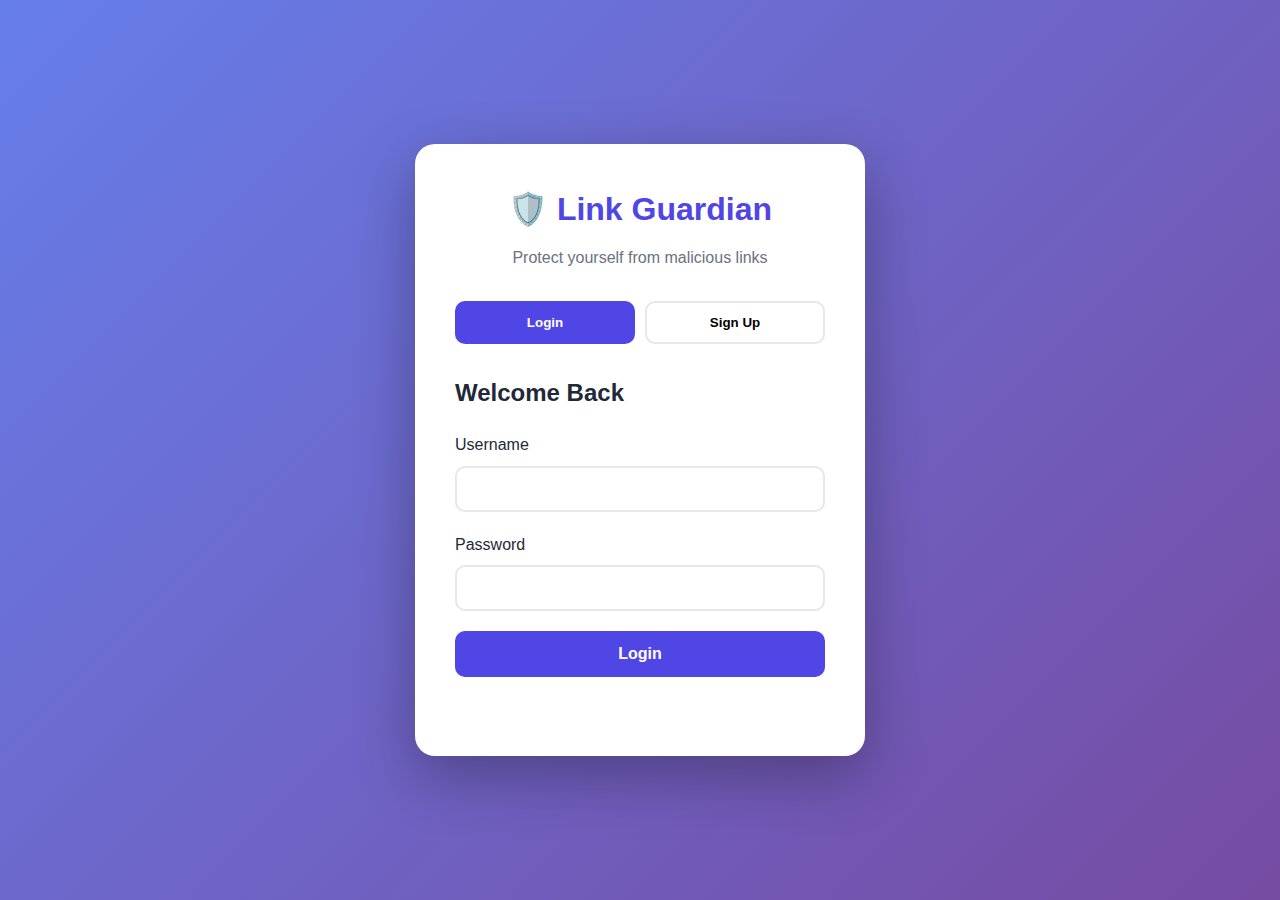
<file: frontend/index.html>
<!DOCTYPE html>
<html lang="en">
<head>
    <meta charset="UTF-8">
    <meta name="viewport" content="width=device-width, initial-scale=1.0">
    <title>Link Guardian - URL Scanner</title>
    <link rel="stylesheet" href="css/style.css">
</head>
<body>
    <nav class="navbar">
        <div class="nav-container">
            <a href="index.html" class="nav-brand">🛡️ Link Guardian</a>
            <ul class="nav-menu">
                <li><a href="index.html" class="active">Scan</a></li>
                <li><a href="history.html">History</a></li>
                <li><a href="community.html">Community</a></li>
                <li><a href="#" id="logoutBtn">Logout</a></li>
            </ul>
            <div class="user-info">
                <span id="usernameDisplay"></span>
            </div>
        </div>
    </nav>

    <main class="container">
        <section class="scan-section">
            <h1>Scan a URL for Threats</h1>
            <p class="subtitle">Check links using VirusTotal, Google Safe Browsing, and Advanced Heuristics</p>
            
            <form id="scanForm" class="scan-form">
                <input type="url" id="urlInput" placeholder="Enter URL to scan..." required>
                <button type="submit" class="btn-primary">
                    <span class="btn-text">Scan URL</span>
                    <span class="btn-loader" style="display:none;">Scanning...</span>
                </button>
            </form>

            <div id="scanResults" class="results-container" style="display:none;">
                <h2>Scan Results</h2>
                
                <div class="result-card overall-result">
                    <h3 id="overallStatus"></h3>
                    <p id="overallMessage"></p>
                </div>

                <div class="results-grid">
                    <div class="result-card">
                        <h4>🦠 VirusTotal</h4>
                        <div id="vtResult"></div>
                    </div>
                    <div class="result-card">
                        <h4>🔍 Google Safe Browsing</h4>
                        <div id="gsbResult"></div>
                    </div>
                    <div class="result-card">
                        <h4>🧠 Heuristic Analysis</h4>
                        <div id="heuristicResult"></div>
                    </div>
                </div>
            </div>
        </section>
    </main>

    <script src="js/app.js"></script>
</body>
</html>
</file>
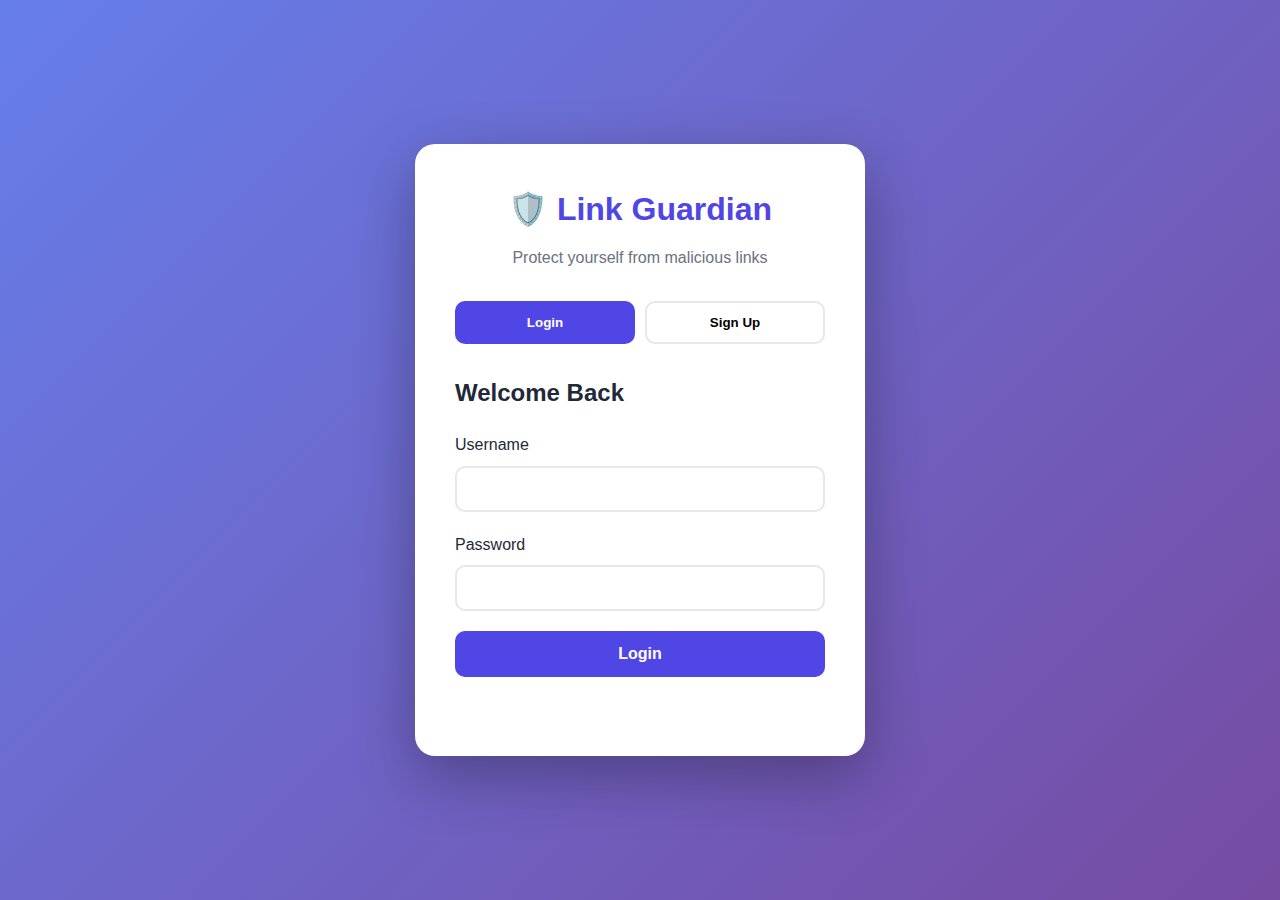
<file: frontend/community.html>
<!DOCTYPE html>
<html lang="en">
<head>
    <meta charset="UTF-8">
    <meta name="viewport" content="width=device-width, initial-scale=1.0">
    <title>Community Reports - Link Guardian</title>
    <link rel="stylesheet" href="css/style.css">
</head>
<body>
    <nav class="navbar">
        <div class="nav-container">
            <a href="index.html" class="nav-brand">🛡️ Link Guardian</a>
            <ul class="nav-menu">
                <li><a href="index.html">Scan</a></li>
                <li><a href="history.html">History</a></li>
                <li><a href="community.html" class="active">Community</a></li>
                <li><a href="#" id="logoutBtn">Logout</a></li>
            </ul>
            <div class="user-info">
                <span id="usernameDisplay"></span>
            </div>
        </div>
    </nav>

    <main class="container">
        <section class="community-section">
            <h1>Community Reports</h1>
            <p class="subtitle">Help others by reporting suspicious links</p>

            <div class="report-form-card">
                <h2>Report a Link</h2>
                <form id="reportForm">
                    <div class="form-group">
                        <label for="reportUrl">URL</label>
                        <input type="url" id="reportUrl" placeholder="Enter suspicious URL..." required>
                    </div>
                    <div class="form-group">
                        <label for="reportStatus">Status</label>
                        <select id="reportStatus" required>
                            <option value="">Select status</option>
                            <option value="safe">Safe</option>
                            <option value="unsafe">Unsafe</option>
                        </select>
                    </div>
                    <div class="form-group">
                        <label for="reportComment">Comment (optional)</label>
                        <textarea id="reportComment" rows="3" placeholder="Add details..."></textarea>
                    </div>
                    <button type="submit" class="btn-primary">Submit Report</button>
                </form>
                <div id="reportMessage" class="message"></div>
            </div>

            <div class="reports-list">
                <h2>Recent Community Reports</h2>
                <div id="communityReports">
                    <div class="loading">Loading reports...</div>
                </div>
            </div>
        </section>
    </main>

    <script src="js/community.js"></script>
</body>
</html>
</file>
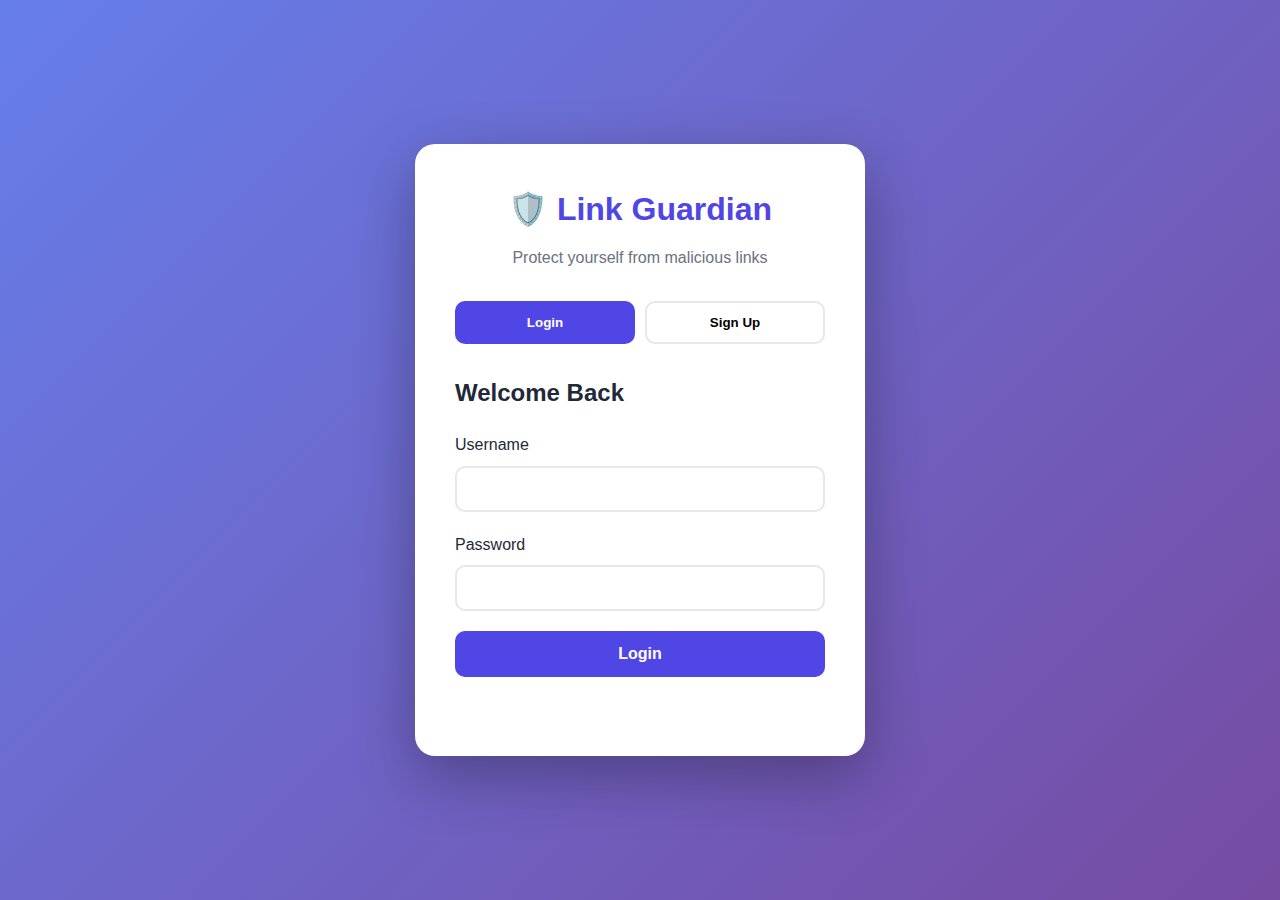
<file: frontend/history.html>
<!DOCTYPE html>
<html lang="en">
<head>
    <meta charset="UTF-8">
    <meta name="viewport" content="width=device-width, initial-scale=1.0">
    <title>Scan History - Link Guardian</title>
    <link rel="stylesheet" href="css/style.css">
</head>
<body>
    <nav class="navbar">
        <div class="nav-container">
            <a href="index.html" class="nav-brand">🛡️ Link Guardian</a>
            <ul class="nav-menu">
                <li><a href="index.html">Scan</a></li>
                <li><a href="history.html" class="active">History</a></li>
                <li><a href="community.html">Community</a></li>
                <li><a href="#" id="logoutBtn">Logout</a></li>
            </ul>
            <div class="user-info">
                <span id="usernameDisplay"></span>
            </div>
        </div>
    </nav>

    <main class="container">
        <section class="history-section">
            <h1>Your Scan History</h1>
            <p class="subtitle">View all previously scanned URLs</p>

            <div class="filter-bar">
                <select id="filterStatus">
                    <option value="all">All Results</option>
                    <option value="safe">Safe Only</option>
                    <option value="unsafe">Unsafe Only</option>
                </select>
            </div>

            <div id="historyList" class="history-list">
                <div class="loading">Loading history...</div>
            </div>
        </section>
    </main>

    <script src="js/history.js"></script>
</body>
</html>
</file>
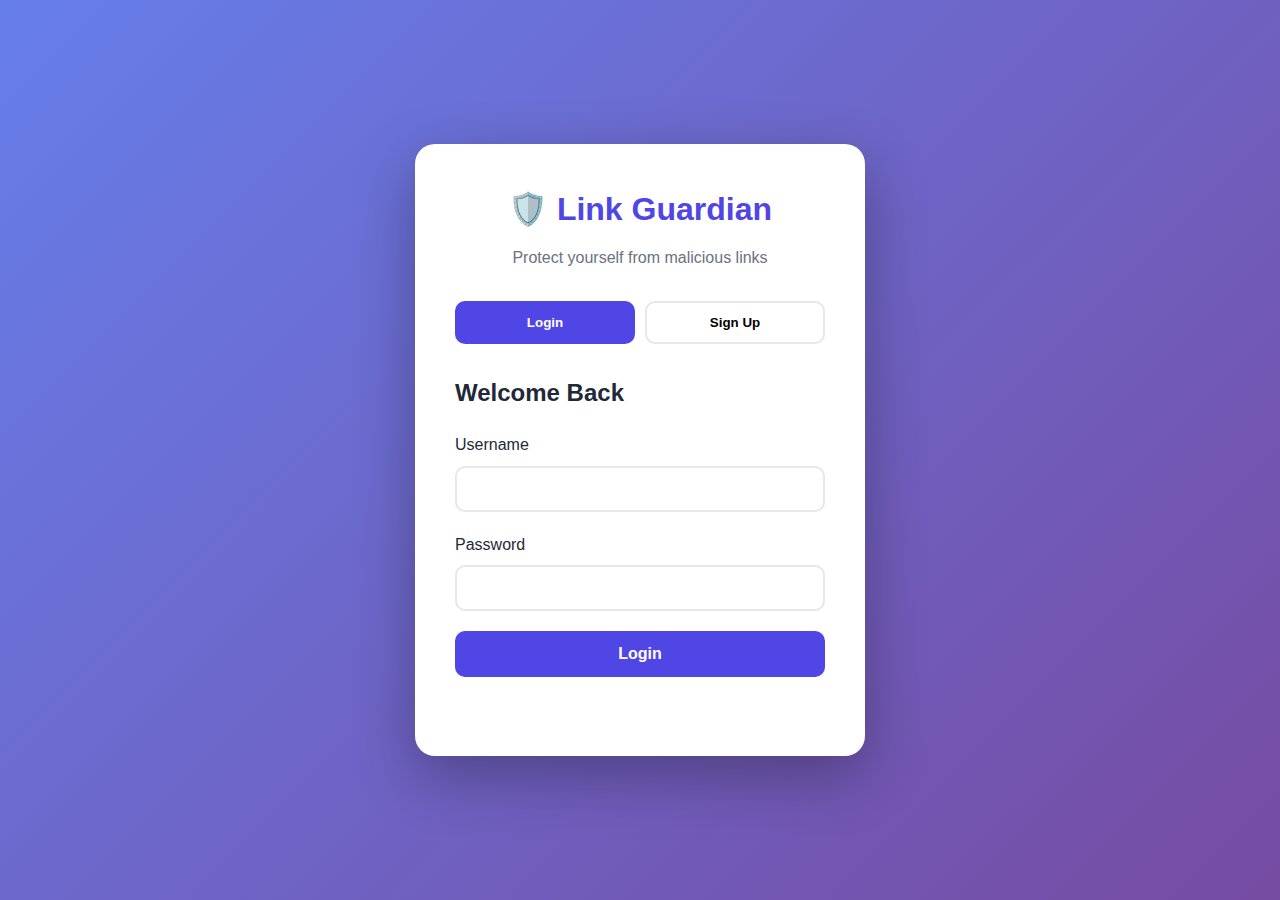
<file: frontend/login.html>
<!DOCTYPE html>
<html lang="en">
<head>
    <meta charset="UTF-8">
    <meta name="viewport" content="width=device-width, initial-scale=1.0">
    <title>Login - Link Guardian</title>
    <link rel="stylesheet" href="css/style.css">
</head>
<body class="auth-page">
    <div class="auth-container">
        <div class="auth-card">
            <div class="logo">
                <h1>🛡️ Link Guardian</h1>
                <p>Protect yourself from malicious links</p>
            </div>

            <div class="auth-tabs">
                <button class="tab-btn active" data-tab="login">Login</button>
                <button class="tab-btn" data-tab="signup">Sign Up</button>
            </div>

            <!-- Login Form -->
            <form id="loginForm" class="auth-form active">
                <h2>Welcome Back</h2>
                <div class="form-group">
                    <label for="loginUsername">Username</label>
                    <input type="text" id="loginUsername" required>
                </div>
                <div class="form-group">
                    <label for="loginPassword">Password</label>
                    <input type="password" id="loginPassword" required>
                </div>
                <button type="submit" class="btn-primary">Login</button>
                <div id="loginMessage" class="message"></div>
            </form>

            <!-- Signup Form -->
            <form id="signupForm" class="auth-form">
                <h2>Create Account</h2>
                <div class="form-group">
                    <label for="signupUsername">Username</label>
                    <input type="text" id="signupUsername" required minlength="3">
                </div>
                <div class="form-group">
                    <label for="signupPassword">Password</label>
                    <input type="password" id="signupPassword" required minlength="6">
                </div>
                <div class="form-group">
                    <label for="signupConfirmPassword">Confirm Password</label>
                    <input type="password" id="signupConfirmPassword" required>
                </div>
                <button type="submit" class="btn-primary">Sign Up</button>
                <div id="signupMessage" class="message"></div>
            </form>
        </div>
    </div>

    <script src="js/auth.js"></script>
</body>
</html>
</file>
<file: frontend/css/style.css>
/* ===== ROOT VARIABLES ===== */
:root {
    --primary: #4F46E5;
    --primary-dark: #4338CA;
    --secondary: #06B6D4;
    --success: #10B981;
    --danger: #EF4444;
    --warning: #F59E0B;
    --dark: #1F2937;
    --light: #F9FAFB;
    --gray: #6B7280;
    --border: #E5E7EB;
}

/* ===== RESET ===== */
* {
    margin: 0;
    padding: 0;
    box-sizing: border-box;
}

body {
    font-family: 'Inter', -apple-system, BlinkMacSystemFont, 'Segoe UI', sans-serif;
    background: linear-gradient(135deg, #667eea 0%, #764ba2 100%);
    min-height: 100vh;
    color: var(--dark);
    line-height: 1.6;
}

/* ===== AUTH PAGE ===== */
.auth-page {
    display: flex;
    justify-content: center;
    align-items: center;
    min-height: 100vh;
    padding: 20px;
}

.auth-container {
    width: 100%;
    max-width: 450px;
}

.auth-card {
    background: white;
    border-radius: 20px;
    padding: 40px;
    box-shadow: 0 20px 60px rgba(0,0,0,0.3);
}

.logo h1 {
    font-size: 2rem;
    color: var(--primary);
    text-align: center;
    margin-bottom: 10px;
}

.logo p {
    text-align: center;
    color: var(--gray);
    margin-bottom: 30px;
}

.auth-tabs {
    display: flex;
    gap: 10px;
    margin-bottom: 30px;
}

.tab-btn {
    flex: 1;
    padding: 12px;
    border: 2px solid var(--border);
    background: white;
    border-radius: 10px;
    cursor: pointer;
    font-weight: 600;
    transition: all 0.3s;
}

.tab-btn.active {
    background: var(--primary);
    color: white;
    border-color: var(--primary);
}

.auth-form {
    display: none;
}

.auth-form.active {
    display: block;
}

.auth-form h2 {
    margin-bottom: 20px;
    color: var(--dark);
}

.form-group {
    margin-bottom: 20px;
}

.form-group label {
    display: block;
    margin-bottom: 8px;
    font-weight: 500;
    color: var(--dark);
}

.form-group input,
.form-group select,
.form-group textarea {
    width: 100%;
    padding: 12px 16px;
    border: 2px solid var(--border);
    border-radius: 10px;
    font-size: 1rem;
    transition: border-color 0.3s;
}

.form-group input:focus,
.form-group select:focus,
.form-group textarea:focus {
    outline: none;
    border-color: var(--primary);
}

.btn-primary {
    width: 100%;
    padding: 14px;
    background: var(--primary);
    color: white;
    border: none;
    border-radius: 10px;
    font-size: 1rem;
    font-weight: 600;
    cursor: pointer;
    transition: background 0.3s;
}

.btn-primary:hover {
    background: var(--primary-dark);
}

.message {
    margin-top: 15px;
    padding: 12px;
    border-radius: 8px;
    text-align: center;
    font-weight: 500;
}

.message.success {
    background: #D1FAE5;
    color: var(--success);
}

.message.error {
    background: #FEE2E2;
    color: var(--danger);
}

/* ===== NAVBAR ===== */
.navbar {
    background: white;
    box-shadow: 0 2px 10px rgba(0,0,0,0.1);
    position: sticky;
    top: 0;
    z-index: 100;
}

.nav-container {
    max-width: 1200px;
    margin: 0 auto;
    padding: 0 20px;
    display: flex;
    justify-content: space-between;
    align-items: center;
    height: 70px;
}

.nav-brand {
    font-size: 1.5rem;
    font-weight: 700;
    color: var(--primary);
    text-decoration: none;
}

.nav-menu {
    display: flex;
    list-style: none;
    gap: 30px;
}

.nav-menu a {
    text-decoration: none;
    color: var(--dark);
    font-weight: 500;
    transition: color 0.3s;
}

.nav-menu a:hover,
.nav-menu a.active {
    color: var(--primary);
}

.user-info {
    font-weight: 600;
    color: var(--gray);
}

/* ===== MAIN CONTAINER ===== */
.container {
    max-width: 1200px;
    margin: 40px auto;
    padding: 0 20px;
}

/* ===== SCAN SECTION ===== */
.scan-section {
    background: white;
    border-radius: 20px;
    padding: 40px;
    box-shadow: 0 10px 30px rgba(0,0,0,0.1);
}

.scan-section h1 {
    font-size: 2.5rem;
    color: var(--dark);
    margin-bottom: 10px;
}

.subtitle {
    color: var(--gray);
    margin-bottom: 30px;
}

.scan-form {
    display: flex;
    gap: 15px;
    margin-bottom: 40px;
}

.scan-form input {
    flex: 1;
    padding: 16px 20px;
    border: 2px solid var(--border);
    border-radius: 12px;
    font-size: 1rem;
}

.scan-form input:focus {
    outline: none;
    border-color: var(--primary);
}

.scan-form button {
    padding: 16px 40px;
    white-space: nowrap;
}

/* ===== RESULTS ===== */
.results-container {
    animation: fadeIn 0.5s;
}

@keyframes fadeIn {
    from { opacity: 0; transform: translateY(20px); }
    to { opacity: 1; transform: translateY(0); }
}

.result-card {
    background: var(--light);
    padding: 25px;
    border-radius: 15px;
    margin-bottom: 20px;
}

.overall-result {
    text-align: center;
    padding: 30px;
}

.overall-result h3 {
    font-size: 1.8rem;
    margin-bottom: 10px;
}

.overall-result.safe h3 {
    color: var(--success);
}

.overall-result.unsafe h3 {
    color: var(--danger);
}

.results-grid {
    display: grid;
    grid-template-columns: repeat(auto-fit, minmax(300px, 1fr));
    gap: 20px;
}

.result-card h4 {
    margin-bottom: 15px;
    color: var(--dark);
}

/* ===== HISTORY ===== */
.history-section,
.community-section {
    background: white;
    border-radius: 20px;
    padding: 40px;
    box-shadow: 0 10px 30px rgba(0,0,0,0.1);
}

.filter-bar {
    margin-bottom: 30px;
}

.filter-bar select {
    padding: 12px 20px;
    border: 2px solid var(--border);
    border-radius: 10px;
    font-size: 1rem;
}

.history-list {
    display: flex;
    flex-direction: column;
    gap: 15px;
}

.history-item {
    background: var(--light);
    padding: 20px;
    border-radius: 12px;
    border-left: 4px solid var(--border);
}

.history-item.safe {
    border-left-color: var(--success);
}

.history-item.unsafe {
    border-left-color: var(--danger);
}

.history-item h3 {
    font-size: 1.1rem;
    margin-bottom: 10px;
    word-break: break-all;
}

.history-meta {
    display: flex;
    gap: 20px;
    color: var(--gray);
    font-size: 0.9rem;
}

/* ===== COMMUNITY ===== */
.report-form-card {
    background: var(--light);
    padding: 30px;
    border-radius: 15px;
    margin-bottom: 40px;
}

.reports-list h2 {
    margin-bottom: 20px;
}

.report-item {
    background: var(--light);
    padding: 20px;
    border-radius: 12px;
    margin-bottom: 15px;
}

.report-item h3 {
    margin-bottom: 8px;
    word-break: break-all;
}

.report-meta {
    display: flex;
    gap: 15px;
    color: var(--gray);
    font-size: 0.9rem;
}

.status-badge {
    display: inline-block;
    padding: 4px 12px;
    border-radius: 20px;
    font-size: 0.85rem;
    font-weight: 600;
}

.status-badge.safe {
    background: #D1FAE5;
    color: var(--success);
}

.status-badge.unsafe {
    background: #FEE2E2;
    color: var(--danger);
}

/* ===== LOADING ===== */
.loading {
    text-align: center;
    padding: 40px;
    color: var(--gray);
}

/* ===== RESPONSIVE ===== */
@media (max-width: 768px) {
    .scan-form {
        flex-direction: column;
    }
    
    .nav-menu {
        gap: 15px;
    }
    
    .results-grid {
        grid-template-columns: 1fr;
    }
}
</file>
